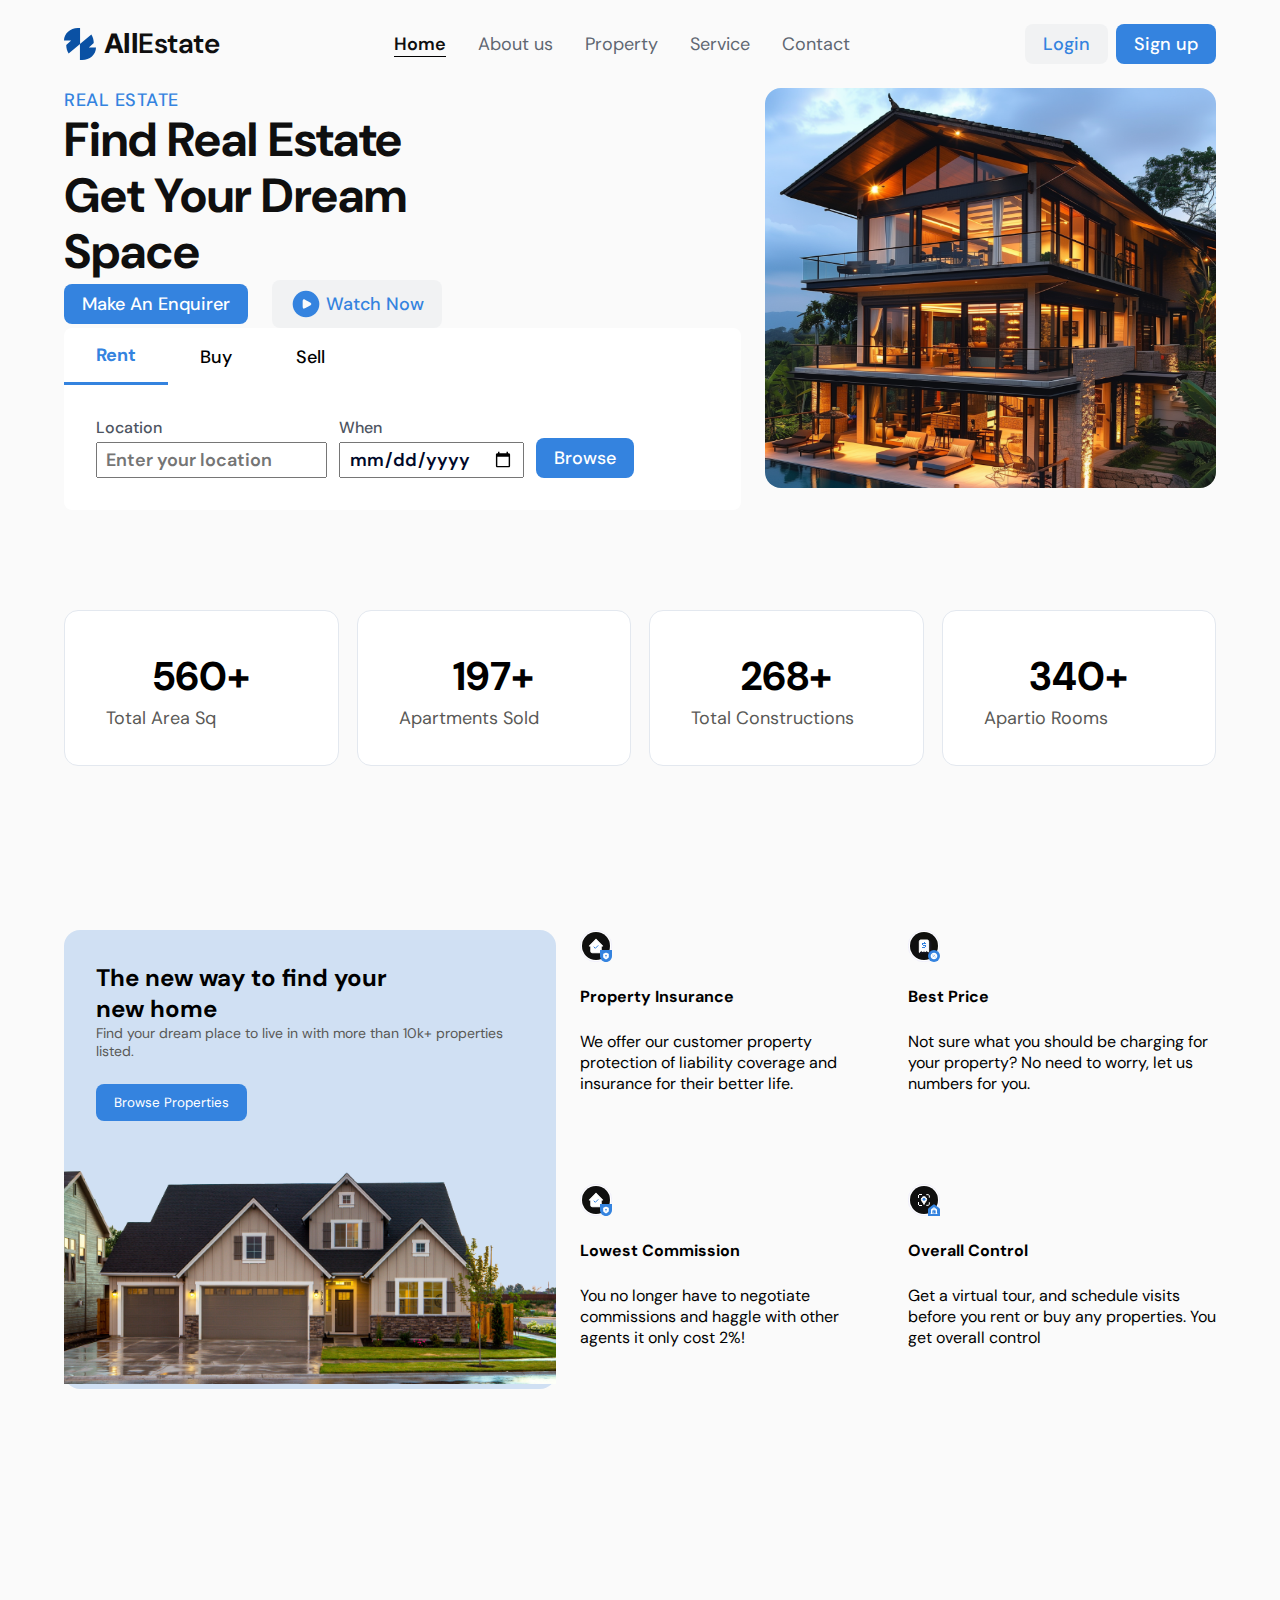
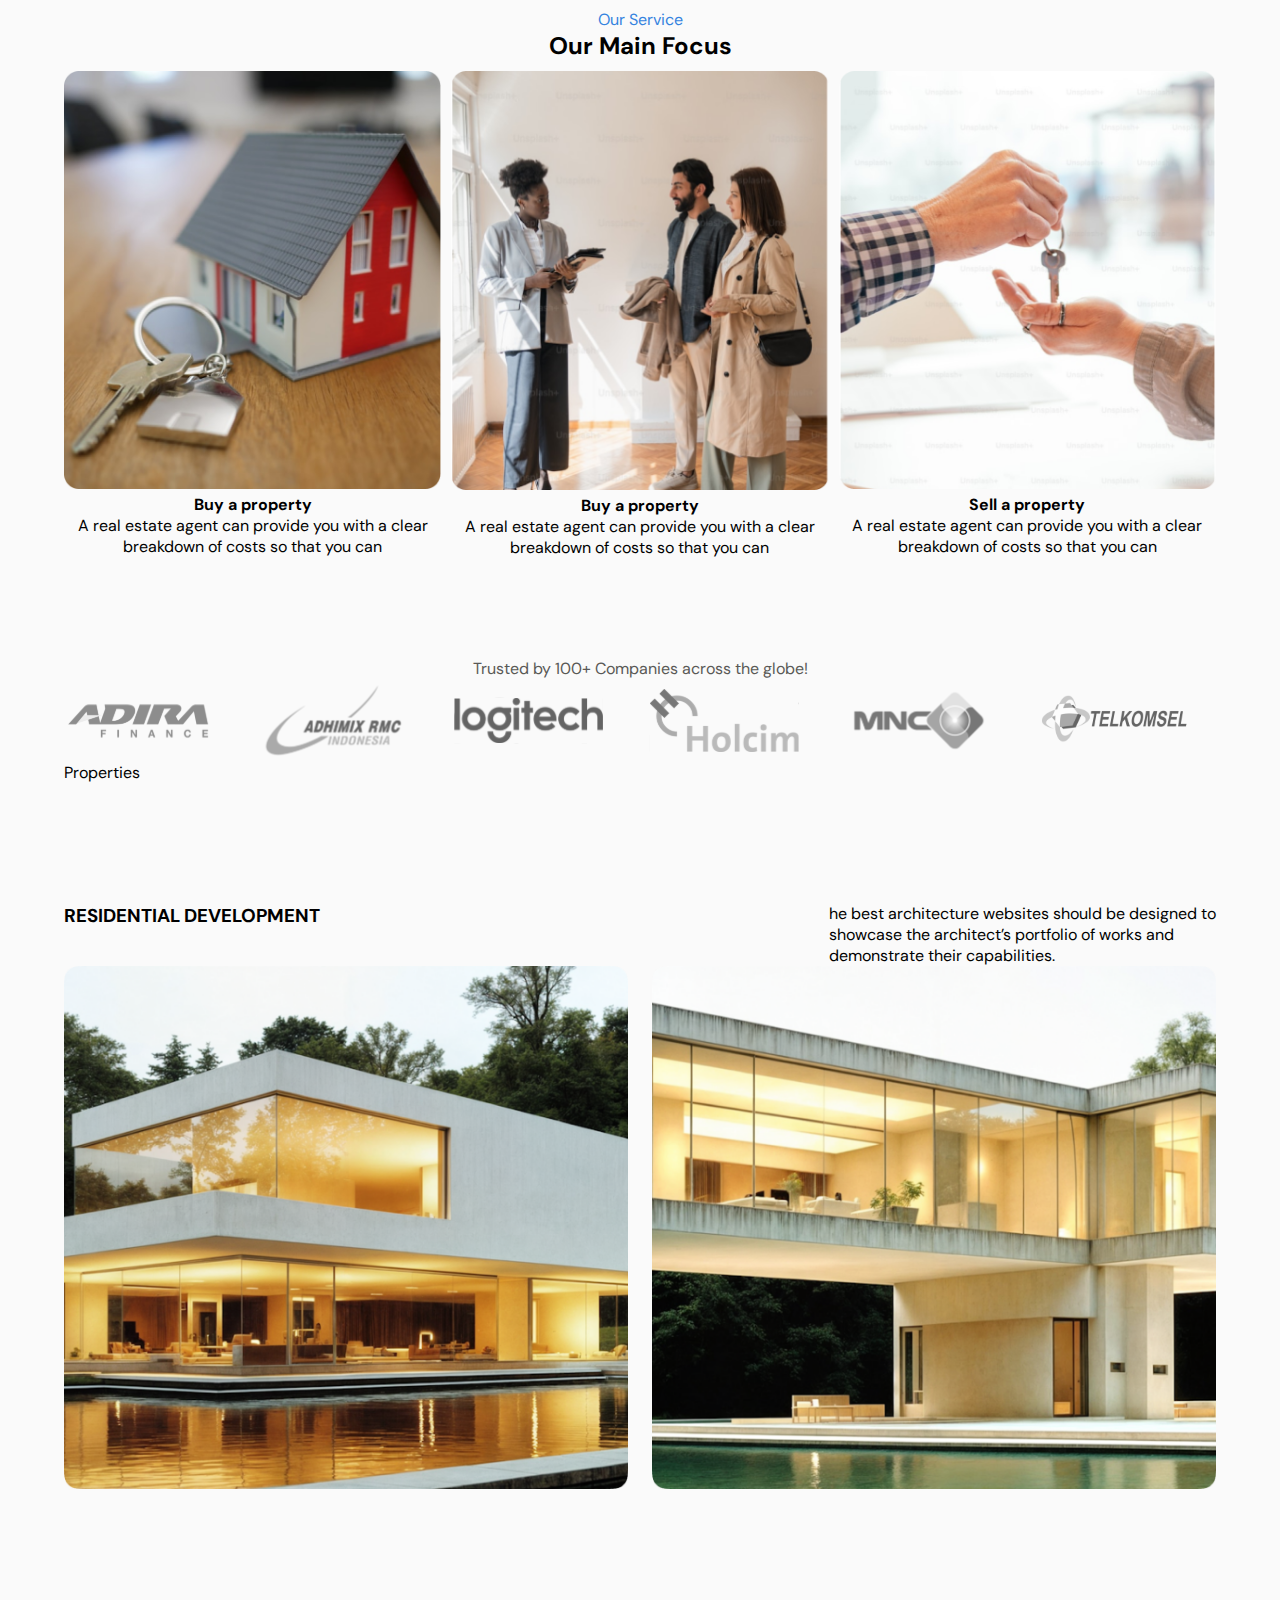
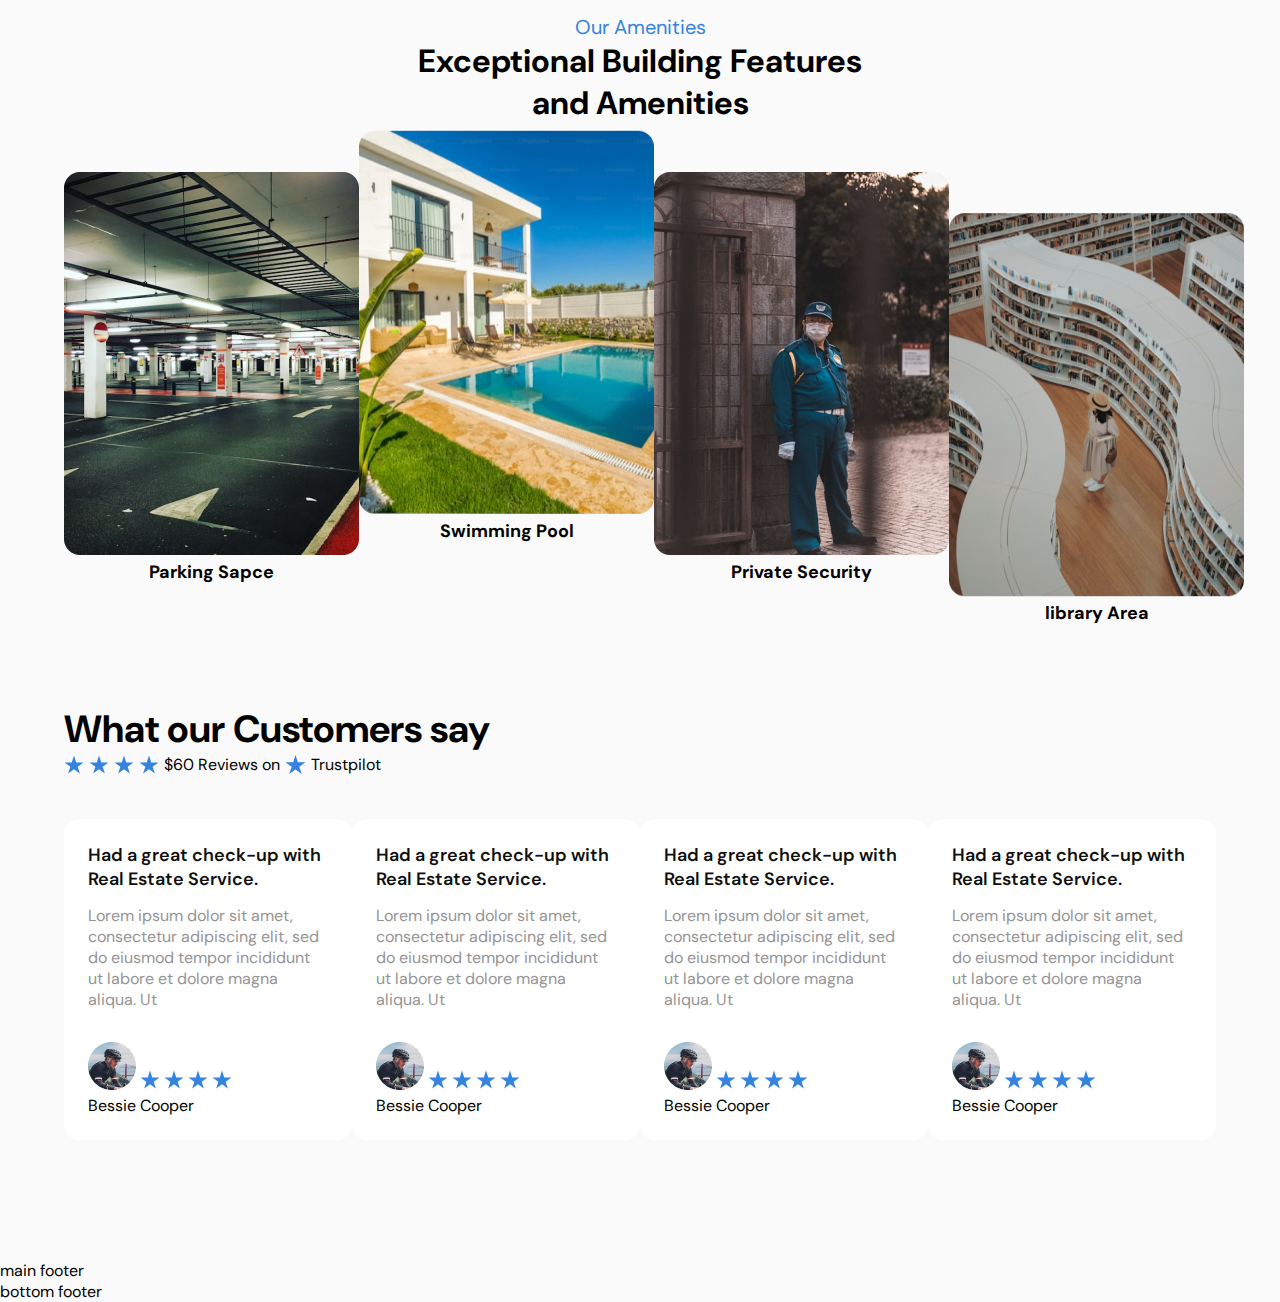
<file: index.html>
<!DOCTYPE html>
<html lang="en">
    <head>
        <meta charset="UTF-8" />
        <meta name="viewport" content="width=device-width, initial-scale=1.0" />
        <title>Document</title>
        <link rel="stylesheet" href="style.css" />
        <link rel="preconnect" href="https://fonts.googleapis.com" />
        <link rel="preconnect" href="https://fonts.gstatic.com" crossorigin />
        <link
            href="https://fonts.googleapis.com/css2?family=DM+Sans:ital,opsz,wght@0,9..40,100..1000;1,9..40,100..1000&display=swap"
            rel="stylesheet"
        />
    </head>
    <body>
        <header class="box__container">
            <nav class="navbar">
                <!-- logo -->
                <div class="company__logo">
                    <img src="./assets/company_logo.svg" alt="logo" />
                    <p><strong>All</strong>Estate</p>
                </div>
                <!-- nav link -->
                <ul class="nav__link">
                    <li class="nav__active__link">Home</li>
                    <li>About us</li>
                    <li>Property</li>
                    <li>Service</li>
                    <li>Contact</li>
                </ul>
                <!-- action button -->
                <div class="nav__action__button">
                    <button class="secondary__button" type="button">
                        Login
                    </button>
                    <button class="primary__button" type="button">
                        Sign up
                    </button>
                </div>
            </nav>
        </header>
        <main class="box__container">
            <section class="hero__section">
                <div class="hero__content">
                    <p class="hero__batch">REAL ESTATE</p>
                    <div class="hero__heading__content">
                        <p>
                            Find Real Estate <br />
                            Get Your Dream <br />
                            Space
                        </p>
                        <div class="hero__button__container">
                            <button class="primary__button" type="button">
                                Make An Enquirer
                            </button>
                            <button
                                class="secondary__button watch__button"
                                type="button"
                            >
                                <img
                                    src="./assets/watch_icon.svg"
                                    alt="watch_icon"
                                    width="32"
                                />
                                Watch Now
                            </button>
                        </div>
                    </div>

                    <div class="filter">
                        <ul class="filter__tab">
                            <li class="active__tab">Rent</li>
                            <li>Buy</li>
                            <li>Sell</li>
                        </ul>

                        <div class="filter__content">
                            <div class="filter__input__field__container">
                                <div class="input__fields">
                                    <label for="location">Location</label>
                                    <input
                                        type="text"
                                        name="location"
                                        id="location"
                                        placeholder="Enter your location"
                                    />
                                </div>
                                <div class="input__fields">
                                    <label for="location">When</label>
                                    <input type="date" name="date" id="date" />
                                </div>
                            </div>
                            <button class="primary__button" type="button">
                                Browse
                            </button>
                        </div>
                    </div>
                </div>
                <div class="hero__image">
                    <img src="./assets/hero_image.png" alt="hero images" />
                </div>
            </section>
            <!--4 box Container -->
            <section class="containers__box">
                <div class="containers__box__item">
                    <h3>560+</h3>
                    <p>Total Area Sq</p>
                </div>
                <div class="containers__box__item">
                    <h3>197+</h3>
                    <p>Apartments Sold</p>
                </div>
                <div class="containers__box__item">
                    <h3>268+</h3>
                    <p>Total Constructions</p>
                </div>
                <div class="containers__box__item">
                    <h3>340+</h3>
                    <p>Apartio Rooms</p>
                </div>
            </section>

            <section class="info__section">
                <div class="info__container_1">
                    <div class="house__text">
                        <h4>The new way to find your <br />new home</h4>
                        <p>
                            Find your dream place to live in with more than 10k+
                            properties listed.
                        </p>
                        <button class="info__container_1__button">
                            Browse Properties
                        </button>
                    </div>
                    <div class="house__image">
                        <img src="assets/house.png" alt="house image" />
                    </div>
                </div>
                <div class="property__insurance">
                    <div class="Property__Insurance__icon">
                        <img
                            src="assets/Property Insurance.svg"
                            alt="Property Insurance icon"
                            width="32"
                        />
                        <h4>Property Insurance</h4>
                        <p>
                            We offer our customer property protection of
                            liability coverage and insurance for their better
                            life.
                        </p>
                    </div>
                    <div class="Property__Insurance__icon">
                        <img
                            src="assets/Lowest Commission.svg"
                            alt="Lowest Commission icon"
                            width="32"
                        />
                        <h4>Lowest Commission</h4>
                        <p>
                            You no longer have to negotiate commissions and
                            haggle with other agents it only cost 2%!
                        </p>
                    </div>
                </div>
                <div class="property__insurance">
                    <div class="Property__Insurance__icon">
                        <img
                            src="assets/Best Price.svg"
                            alt="Best Price icon"
                            width="32"
                        />
                        <h4>Best Price</h4>
                        <p>
                            Not sure what you should be charging for your
                            property? No need to worry, let us numbers for you.
                        </p>
                    </div>
                    <div class="Property__Insurance__icon">
                        <img
                            src="assets/Overall Control.svg"
                            alt="Overall Control icon"
                            width="32"
                        />
                        <h4>Overall Control</h4>
                        <p>
                            Get a virtual tour, and schedule visits before you
                            rent or buy any properties. You get overall control
                        </p>
                    </div>
                </div>
            </section>
            <!-- Service Section -->

            <section class="service__section">
                <div class="service__section__text">
                    <p>Our Service</p>
                    <h4>Our Main Focus</h4>
                    
                </div>
               <div class="service__section_1">
                <div class="service__section__img__container">
                    <div class="service__section__img__container__1">
                        <img
                            src="assets/Rectangle 7.png"
                            alt="Buy a property image"
                        />
                    </div>
                    <div>
                   
                        <h4>Buy a property</h4>
                        <p>
                            A real estate agent can provide you with a clear
                            breakdown of costs so that you can
                        </p>
                    </div>
                </div>
                <div class="service__section__img__container">
                    <div class="service__section__img__container__1">
                        <img
                            src="assets/Rectangle 7 (1).png"
                            alt="Buy a property image"
                        />
                    </div>
                    <div >
                        <h4>Buy a property</h4>
                        <p>
                            A real estate agent can provide you with a clear
                            breakdown of costs so that you can
                        </p>
                    </div>

                </div>
                <div class="service__section__img__container">
                    <div class="service__section__img__container__1">
                        <img
                            src="assets/Rectangle 7 (2).png"
                            alt="No matter what path you take to sell your
                            home, we can help you navigate a"
                        />
                    </div>
                    <div>
                        <h4>Sell a property</h4>
                        <p>
                            A real estate agent can provide you with a clear
                            breakdown of costs so that you can
                        </p>
                    </div>
                </div>

            </section>

            
            <!-- patner companies -->
            <section class="patner__companies">
                <p>Trusted by 100+ Companies across the globe!</p>
                <div class="patner__companies__logo">
                    <img src="assets/logo-ADMF-background-putih 1.svg" alt="">
                    <img src="assets/logo__1626691788 1.svg" alt="">
                    <img src="assets/image 3.svg" alt="">
                    <img src="assets/1280px-Holcim_logo 1.svg" alt="">
                    <img src="assets/logo-mnc 1.svg" alt="">
                    <img src="assets/Logo Telkomsel Terbaru 1.svg" alt="">
                </div>

            </section>
            <!-- latest properties section -->

            <section class="latest__properties__section">
                <p>Properties</p>
            </section>

            <section class="ongoin__project">
                <div class="ongoin__project__header">
                    <h3>RESIDENTIAL DEVELOPMENT </h3>
                    <p> he best architecture websites should be designed to <br>showcase the architect’s portfolio of works and<br> demonstrate their capabilities.</p>
                </div>
                <div class="ongoin__project__image">
                    <div>
                        <img src="assets/Rectangle 12.png" alt="image">
                    </div>
                    <div>
                    <img src="assets/Rectangle 14.png" alt="image">
                    </div>
                </div>
            </section>
            <!-- Our Amenities section -->

            <section class=" our__amenities__section">
                <div class="our__amenities__section__header">
                    <p>Our Amenities</p>
                    <h4>Exceptional Building Features <br>and Amenities</h4>
                </div>
                <div class="our__amenities__section__image">
                    <div class="our__amenities__section__image__1">
                        <img src="assets/Frame 88.png" alt="">
                        <h5>Parking Sapce</h5>
                    </div>
                    <div class="our__amenities__section__image__2">
                        <img src="assets/Frame 1171277582.png" alt="" >
                    <h5>Swimming Pool</h5>                   
                   </div>
                    <div class="our__amenities__section__image__3">
                       <img src="assets/Frame 1171277591.png" alt="">
                       <h5>Private Security</h5>
                    </div>
                    <div class="our__amenities__section__image__4">
                        <img src="assets/Frame 1171277592.png" alt="">
                        <h5>library Area</h5>
                    </div>

                </div>

            </section>

            <!-- testimonial -->
            <section class="testimonial">
                <div class="testimonial__header">
                    <h3> What our Customers say </h3>
                    <div class="star">
                 
                        <img src="assets/Star 5.svg" alt="star icon" width="20" height="20">
                        <img src="assets/Star 5.svg" alt="star icon" width="20" height="20">
                        <img src="assets/Star 5.svg" alt="star icon" width="20" height="20">
                        <img src="assets/Star 5.svg" alt="star icon" width="20" height="20">
                        <p>$60 Reviews on</p>
                        <img src="assets/Star 5.svg" alt="star icon" wgitidth="20" height="20">
                        <p>Trustpilot</p>
    
                    </div>
                </div>
          
                <div class="reviews__container">
                    <div class="review__cart">
                        <div class="reviews">
                            <h5>Had a great check-up with Real Estate Service.</h5>
                            <p>Lorem ipsum dolor sit amet, consectetur adipiscing elit, sed do eiusmod tempor incididunt ut labore et dolore magna aliqua. Ut </p>
                        </div>
                        <div class="avater">
                            <div>
                               <img src="assets/Avatar.png" alt=""> 
                               <img src="assets/Star 5.svg" alt="star icon" width="20" height="20">
                               <img src="assets/Star 5.svg" alt="star icon" width="20" height="20">
                               <img src="assets/Star 5.svg" alt="star icon" width="20" height="20">
                               <img src="assets/Star 5.svg" alt="star icon" width="20" height="20">
                               <p>Bessie Cooper</p>
                            </div>
                        </div>
                    </div>
                    <div class="review__cart">
                        <div class="reviews">
                            <h5>Had a great check-up with Real Estate Service.</h5>
                            <p>Lorem ipsum dolor sit amet, consectetur adipiscing elit, sed do eiusmod tempor incididunt ut labore et dolore magna aliqua. Ut </p>
                        </div>
                        <div class="avater">
                            <div>
                               <img src="assets/Avatar.png" alt=""> 
                               <img src="assets/Star 5.svg" alt="star icon" width="20" height="20">
                               <img src="assets/Star 5.svg" alt="star icon" width="20" height="20">
                               <img src="assets/Star 5.svg" alt="star icon" width="20" height="20">
                               <img src="assets/Star 5.svg" alt="star icon" width="20" height="20">
                               <p>Bessie Cooper</p>
                            </div>
                        </div>
                    </div>
                    <div class="review__cart">
                        <div class="reviews">
                            <h5>Had a great check-up with Real Estate Service.</h5>
                            <p>Lorem ipsum dolor sit amet, consectetur adipiscing elit, sed do eiusmod tempor incididunt ut labore et dolore magna aliqua. Ut </p>
                        </div>
                        <div class="avater">
                            <div>
                               <img src="assets/Avatar.png" alt=""> 
                               <img src="assets/Star 5.svg" alt="star icon" width="20" height="20">
                               <img src="assets/Star 5.svg" alt="star icon" width="20" height="20">
                               <img src="assets/Star 5.svg" alt="star icon" width="20" height="20">
                               <img src="assets/Star 5.svg" alt="star icon" width="20" height="20">
                               <p>Bessie Cooper</p>
                            </div>
                        </div>
                    </div>
                    <div class="review__cart">
                        <div class="reviews">
                            <h5>Had a great check-up with Real Estate Service.</h5>
                            <p>Lorem ipsum dolor sit amet, consectetur adipiscing elit, sed do eiusmod tempor incididunt ut labore et dolore magna aliqua. Ut </p>
                        </div>
                        <div class="avater">
                            <div>
                               <img src="assets/Avatar.png" alt=""> 
                               <img src="assets/Star 5.svg" alt="star icon" width="20" height="20">
                               <img src="assets/Star 5.svg" alt="star icon" width="20" height="20">
                               <img src="assets/Star 5.svg" alt="star icon" width="20" height="20">
                               <img src="assets/Star 5.svg" alt="star icon" width="20" height="20">
                               <p>Bessie Cooper</p>
                            </div>
                        </div>
                    </div>

                </div>   
            </section>
        </main>

        <footer>
            <div>main footer</div>
            <div>bottom footer</div>
        </footer>
    </body>
</html>
</file>
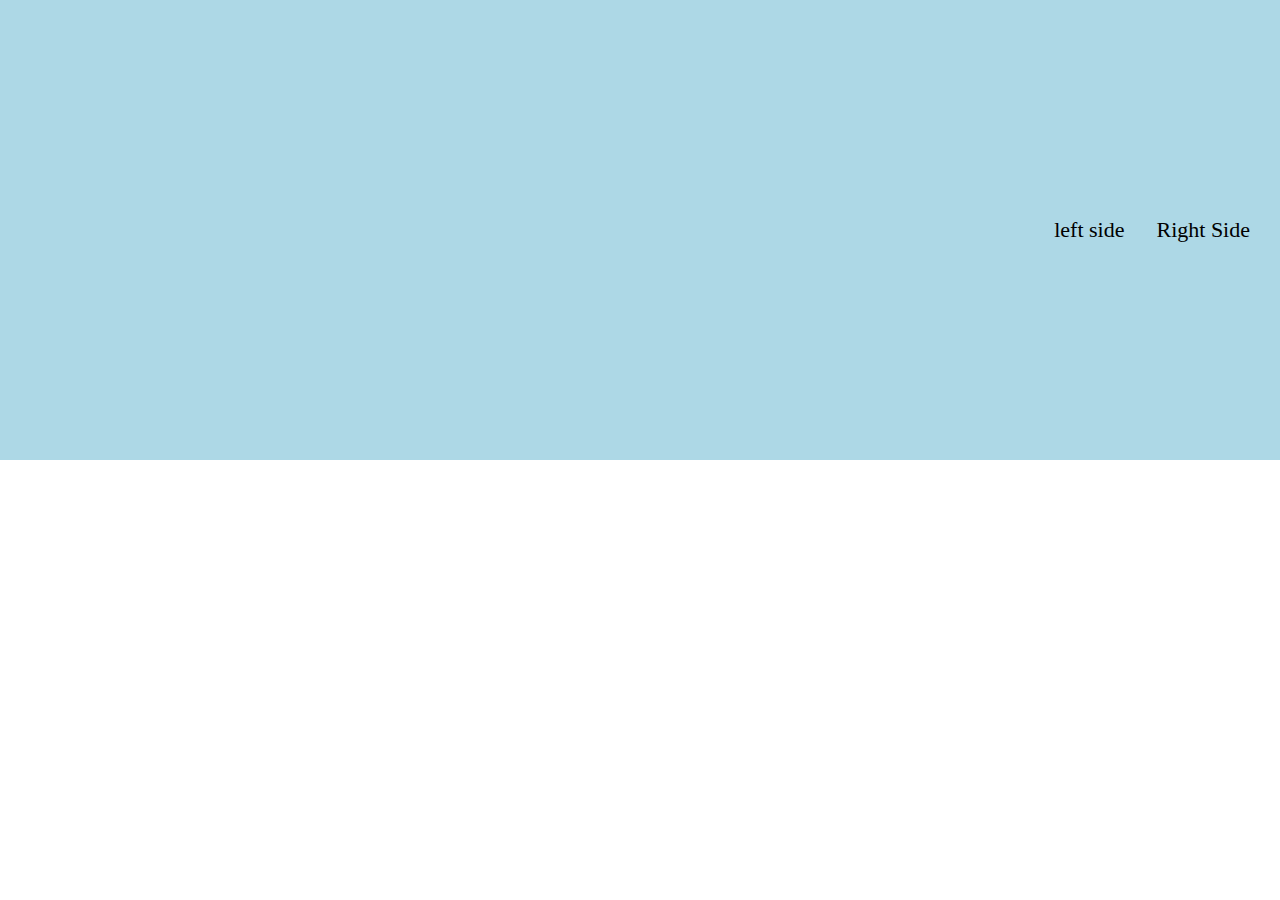
<file: hello.html>
<!DOCTYPE html>
<html lang="en">
    <head>
        <meta charset="UTF-8" />
        <meta name="viewport" content="width=device-width, initial-scale=1.0" />
        <title>Document</title>
        <link rel="stylesheet" href="hello.css" />
    </head>
    <body>
        <div class="container">

            <div>left side</div>
            <div>Right Side</div>

        </div>
    </body>
</html>
</file>
<file: style.css>
:root {
    /* Colors */
    --color-primary: #3483df;
    --color-secondary: #0f0f0f;
    --color-accent: #5f6772;
    --color-text-orange: rgb(255, 84, 0);
    --color-text-ash: #595956;
    --color-white: #ffffff;

    /* Font Sizes */
    --font-size-small: 14px;
    --font-size-base: 16px;
    --font-size-medium: 18px;
    --font-size-lg: 24px;
    --font-size-xl: 28px;
    --font-size-extra-large: 48px;
    --font-size-heading: 68px;

    /* Spacing */
    --spacing-gap-small: 8px;
    --spacing-gap-medium: 12px;
    --spacing-gap-large: 36px;
    --spacing-padding: 22px;
    --nav-padding-horizontal: 100px;

    /* Icon Sizes */
    --logo-size: 32px;
    --nav-logo-size: 32px;
}
/* common */
* {
    margin: 0;
    padding: 0;
    box-sizing: border-box;
    font-family: "DM Sans", sans-serif;
}
body {
    background-color: #fafafa;
}

.box__container {
    width: 90%;
    margin: 0 auto;
}

.primary__button {
    background-color: var(--color-primary);
    color: var(--color-white);
    font-size: var(--font-size-medium);
    font-weight: 500;
    line-height: 24px;
    padding: 8px 18px;
    border: none;
    border-radius: 8px;
}
.secondary__button {
    background-color: #f1f2f3;
    color: var(--color-primary);
    font-size: var(--font-size-medium);
    font-weight: 500;
    line-height: 24px;
    padding: 8px 18px;
    border: none;
    border-radius: 8px;
}

/* header */
.navbar {
    display: flex;
    padding: 24px 0;
    justify-content: space-between;
    align-items: center;
}

/* logo */
.company__logo {
    display: flex;
    align-items: center;
    gap: 8px;
}
.company__logo img {
    width: 32px;
    height: 32px;
}
.company__logo p {
    color: var(--color-secondary);
    font-size: var(--font-size-xl);
    font-weight: 600;
    line-height: 36px;
    letter-spacing: -0.56px;
    cursor: pointer;
}

/* nav link */
.nav__link {
    display: flex;
    align-items: center;
    gap: 32px;
}
.nav__link li {
    list-style: none;
    color: var(--color-accent);
    font-size: var(--font-size-medium);
    font-weight: 400;
    line-height: 24px;
    cursor: pointer;
}
.nav__link li:hover {
    transform: scale(1.05);
    transition: transform 0.2s ease;
    border-bottom: 1px solid #000;
}

.nav__active__link {
    color: var(--color-secondary) !important;
    border-bottom: 1px solid #000;
    font-weight: 600 !important;
}

/* nav action button */
.nav__action__button {
    display: flex;
    gap: 8px;
    align-items: center;
}

/* hero section */
.hero__section {
    display: flex;
    gap: 24px;
}

.hero__content {
    width: 60%;
}

.hero__batch {
    color: var(--color-primary);
    font-weight: 500;
    font-size: var(--font-size-medium);
    letter-spacing: 0.5px;
    /* line-height: 26px; */
    text-transform: uppercase;
}

.hero__button__container {
    display: flex;
    gap: 24px;
    align-items: center;
}

.hero__heading__content p {
    color: var(--color-secondary);
    font-weight: 700;
    font-size: var(--font-size-extra-large);
    line-height: 56px;
}

.watch__button {
    display: flex;
    gap: 4px;
    align-items: center;
}

.filter {
    background-color: #ffffff;
    border-radius: 8px;
    display: flex;
    flex-direction: column;
    position: relative;
    /* gap: 16px; */
}

.filter__tab {
    display: flex;
    align-items: center;
}

.filter__tab li {
    list-style: none;
    padding: 15px 32px;
    font-size: var(--font-size-medium);
    font-weight: 500;
    letter-spacing: -0.5;
    cursor: pointer;
}

.filter__content {
    display: flex;
    align-items: end;
    padding: 32px;
    gap: 12px;
    bottom: 0;
}

.filter__input__field__container {
    display: flex;
    gap: 12px;
    align-items: center;
}

.active__tab {
    font-weight: 700 !important;
    color: var(--color-primary) !important;
    border-bottom: 3px solid var(--color-primary);
}

.input__fields {
    display: flex;
    flex-direction: column;
    gap: 4px;
}
.input__fields label {
    font-size: var(--font-size-base);
    font-weight: 500;
    color: #4d5461;
}

.input__fields input {
    color: #000929;
    font-size: var(--font-size-medium);
    font-weight: 600;
    padding: 8px;
    height: 36px;
    outline: none;
}

.hero__image {
    width: 40%;
}

.hero__image img {
    width: 100%;
    height: 400px;
    border-radius: 16px;
}
.containers__box {
    display: grid;
    grid-template-columns: repeat(4, 1fr);
    padding: 100px 0;
    gap: 18px;
}
.containers__box__item {
    border: 1px solid #e3e8ef;
    border-radius: 14px;
    background: var(--color-white);
    padding: 35px 41px;
}
.containers__box__item h3 {
    font-size: 40px;
    line-height: 60px;
    text-align: center;
}
.containers__box__item p {
    font-size: 18px;
    color: var(--color-text-ash);
}
/* info section */
.info__section {
    display: flex;
    gap: 24px;
    padding: 64px 0px 120px 0px;
}
.info__container_1 {
    width: 100%;
    border-radius: 16px;
    background: rgb(208, 224, 243);
}

.house__image img {
    width: 100%;
    height: 263px;
    object-fit: cover;
}
.house__text {
    padding: 32px 32px 0px 32px;
}
.house__text h4 {
    font-size: 24px;
}
.house__text p {
    font-size: 14px;
    color: var(--color-text-ash);
}
.info__container_1__button {
    border-radius: 8px;
    border: none;
    padding: 10px 18px;
    color: var(--color-white);
    background-color: var(--color-primary);
    margin: 24px 0 0 0;
}
.property__insurance {
    display: flex;
    flex-direction: column;
    gap: 90px;
}
.Property__Insurance__icon {
    display: flex;
    flex-direction: column;
    gap: 24px;
}
/* Service Section */
.service__section {
    padding: 100px 0;
    display: flex;
    flex-direction: column;
    align-items: center;
    text-align: center;
}
.service__section__text p {
    color: var(--color-primary);
    font-size: 16px;
}
.service__section__text {
    padding-bottom: 10px;
}
.service__section__text h4 {
    font-size: 24px;
}
.service__section_1 {
    display: grid;
    gap: 10px;
    grid-template-columns: repeat(3, 1fr);
}

.service__section__img__container__1 img {
    width: 100%;
}

.service__section__img__container {
    display: flex;
    flex-direction: column;
}

/* patner companies */
.patner__companies p {
    display: flex;
    flex-direction: column;
    align-items: center;
    color: var(--color-text-ash);
}

.patner__companies__logo {
    display: grid;
    grid-template-columns: repeat(6, 1fr);
    align-items: center;
    gap: 18px;
}
.patner__companies__logo img{
    width: 150px;
}
/* latest properties section */

/* ongoin__project */
.ongoin__project {
    padding: 120px 0;
}

.ongoin__project__header {
    display: flex;
    justify-content: space-between;
}
.ongoin__project__image {
    display: flex;
    gap: 24px;
}
.ongoin__project__image div{
    width: 50%;
    border-radius: 16px;

}
.ongoin__project__image img {
    width: 100%;
}
/* Our Amenities section */
.our__amenities__section{
    display: flex;
    flex-direction: column;
    gap: 48px;
}

.our__amenities__section__header{
    justify-items: center;
    
}
.our__amenities__section__header p{
    font-size: 20px;
    color: var(--color-primary);
}
.our__amenities__section__header h4{
    font-size: 32px;
    text-align: center;
}
.our__amenities__section__image{
    display: grid;
    grid-template-columns: repeat(4, 1fr);

}
.our__amenities__section__image h5{
 
text-align: center;
font-size: 18px;
}
.our__amenities__section__image__2{
    transform: translateY(-10%);
}
.our__amenities__section__image__4{
    transform: translateY(+10%);
}
/* testimonial */
.testimonial {
    display: flex;
    flex-direction: column;
    gap: 44px;
    padding: 120px 0;
}

.testimonial__header h3 {
    font-size: 38px;
}
.star {
    display: flex;
    align-items: center;
    gap: 5px;
}
.reviews__container {
    display: grid;
    grid-template-columns: repeat(4, 1fr);
}
.review__cart {
    display: flex;
    flex-direction: column;
    gap: 32px;
    border-radius: 16px;
    background: rgb(255, 255, 255);
    padding: 24px;
}
.reviews {
    display: flex;
    flex-direction: column;
    gap: 14px;
}
.reviews h5 {
    color: #0f0f0f;
    font-weight: 600;
    font-size: 18px;
}
.reviews p {
    color: #949494;
    width: 400;
    font-size: 16px;
}
.avater {
    display: flex;
    gap: 10px;
}
/* media query breakpoints for responsive */
/* navbar */
/* Extra small devices (phones, less than 576px) */
@media (max-width: 480px) {
    /* CSS rules for phones and very small screens */
    .nav__link {
        gap: 16px;
    }
    .nav__link,
    .nav__action__button,
    .navbar {
        flex-direction: column;
    }
    .hero__section,
    .filter__input__field__container,
    .filter__content,
    .hero__button__container {
        flex-direction: column;
        justify-content: center;
        align-items: center;
        padding: 5px;
    }
    .filter__input__field__container{
        align-items: normal;
        
    }
    .hero__image {
        width: 80%;
    }
    .filter__tab {
        justify-content: center;
    }
    .hero__heading__content p {
        font-size: 23px;
        line-height: 30px;
    }
    .hero__batch {
        font-size: 12px;
    }
    .reviews__container {
        grid-template-columns: repeat(1, 1fr);
    }

    .containers__box {
        grid-template-columns: repeat(1, 1fr);
    }
    .containers__box__item h3 {
        font-size: 24px;
    }
    .containers__box__item p {
        font-size: 12px;
        text-align: center;
    }

    .service__section_1{
        grid-template-columns: repeat(1, 1fr);
    }
    /* info section */
    .info__section {
        flex-direction: column;
    }
    /* patner companies */
    .patner__companies__logo {
        grid-template-columns: repeat(2, 3fr);
        justify-items: center;
    }
    /* ongoin__project */
    .ongoin__project__image {
        flex-direction: column;
    }
    .ongoin__project__image div{
        width: 100%;
    }
    .our__amenities__section__image{
        display: flex;
        flex-direction: column;
        align-items: center;
    }
    .our__amenities__section__image__2{
        transform: translateY(0%);
    }
}

@media (min-width: 480px) and (max-width: 600px) {
    .nav__link,
    .nav__action__button,
    .navbar {
        flex-direction: column;
    }
    .reviews__container {
        grid-template-columns: repeat(1, 1fr);
    }
    .hero__section,
    .filter__input__field__container,
    .filter__content,
    .hero__button__container {
        flex-direction: column;
        justify-content: center;
        align-items: center;
    }
    .filter__input__field__container{
        align-items: normal;
        
    }
    .hero__image {
        width: 80%;
    }
    .filter__tab {
        justify-content: center;
    }
    .hero__heading__content p {
        font-size: 30px;
        line-height: 40px;
        padding: 5px;
    }

    .containers__box {
        grid-template-columns: repeat(2, 1fr);
    }

    .containers__box__item h3 {
        font-size: 36px;
    }
    .containers__box__item p {
        font-size: 16px;
        text-align: center;
    }
    .containers__box {
        flex-direction: column;
        gap: 24px;
    }
    .service__section_1{
        grid-template-columns: repeat(2, 1fr);
    }
    .info__section {
        flex-direction: column;
        align-items: center;
    }
    .patner__companies__logo {
        grid-template-columns: repeat(2, 3fr);
        justify-items: center;
    }
    .our__amenities__section__image{
        display: flex;
        flex-direction: column;
        align-items: center;
    }
    .our__amenities__section__image__2{
        transform: translateY(0%);
    }
}
@media (min-width: 600px) and (max-width: 768px) {
    .nav__link,
    .nav__action__button,
    .navbar {
        flex-direction: column;
    }
    .reviews__container {
        grid-template-columns: repeat(1, 1fr);
    }
    .hero__section,
    .filter__input__field__container,
    .filter__content,
    .filter__content,
    .hero__button__container {
        flex-direction: column;
        justify-content: center;
        align-items: center;
    }
    .filter__input__field__container{
        align-items: normal;
        
    }
    .hero__image {
        width: 80%;
    }
    .filter__tab {
        justify-content: center;
    }
    .hero__heading__content p {
        font-size: 30px;
        line-height: 40px;
        padding: 5px;
    }
    .containers__box {
        grid-template-columns: repeat(2, 1fr);
    }

    .containers__box__item h3 {
        font-size: 32px;
    }
    .containers__box__item p {
        font-size: 14px;
        text-align: center;
    }
    .info__section {
        flex-direction: column;
        align-items: center;
    }
    .patner__companies__logo {
        grid-template-columns: repeat(3, 3fr);
        justify-items: center;
    }
    .our__amenities__section__image{
        display: grid;
        grid-template-columns: repeat(2, 1fr);
    }
    .our__amenities__section__image__2{
        transform: translateY(0%);
    }
    .our__amenities__section__image__4{
        transform: translateY(0%);
    }

}

@media (min-width: 768px) and (max-width: 1040px) {
    .patner__companies__logo {
 grid-template-columns: repeat(3, 1fr);
    }
    .our__amenities__section__image{
        display: grid;
        grid-template-columns: repeat(2, 1fr);
        justify-items: center;
      
    }
    .our__amenities__section__image__2{
        transform: translateY(0%);
    }
    .our__amenities__section__image__4{
        transform: translateY(0%);
    }

}
</file>
<file: hello.css>
* {
    margin: 0;
    padding: 0;
}
.container {
    background-color: lightblue;
    height: 400px;
    font-size: 32px;
    display: flex;
    justify-content: space-between;
}

/* Small Mobile (480px and below) */
@media (max-width: 480px) {
    .container {
        padding: 8px;
        font-size: 14px;
        flex-direction: column;
    }
}

/* Mobile (up to 600px) */
@media (min-width: 480px) and (max-width: 600px) {
    .container {
        padding: 10px;
        font-size: 16px;
        flex-direction: row-reverse;
    }
}

/* Tablet (600px to 768px) */
@media (min-width: 600px) and (max-width: 768px) {
    .container {
        padding: 15px;
        font-size: 18px;
        display: flex;
        gap: 24px;
        justify-content: start;
    }
}

/* Small Desktop (768px to 1024px) */
@media (min-width: 768px) and (max-width: 1024px) {
    .container {
        padding: 20px;
        font-size: 18px;
        display: flex;
        gap: 10px;
        justify-content: end;
        flex-direction: row-reverse;
    }
}

/* Medium Desktop (1024px to 1200px) */
@media (min-width: 1024px) and (max-width: 1200px) {
    .container {
        padding: 25px;
        font-size: 20px;
        flex-direction: column-reverse;
        justify-content: center;
        align-items: center;

    }
}

/* Large Desktop (1200px and up) */
@media (min-width: 1200px) {
    .container {
        padding: 30px;
        font-size: 22px;
        justify-content: end;
        align-items: center;
        gap: 32px;
    }
}
</file>
